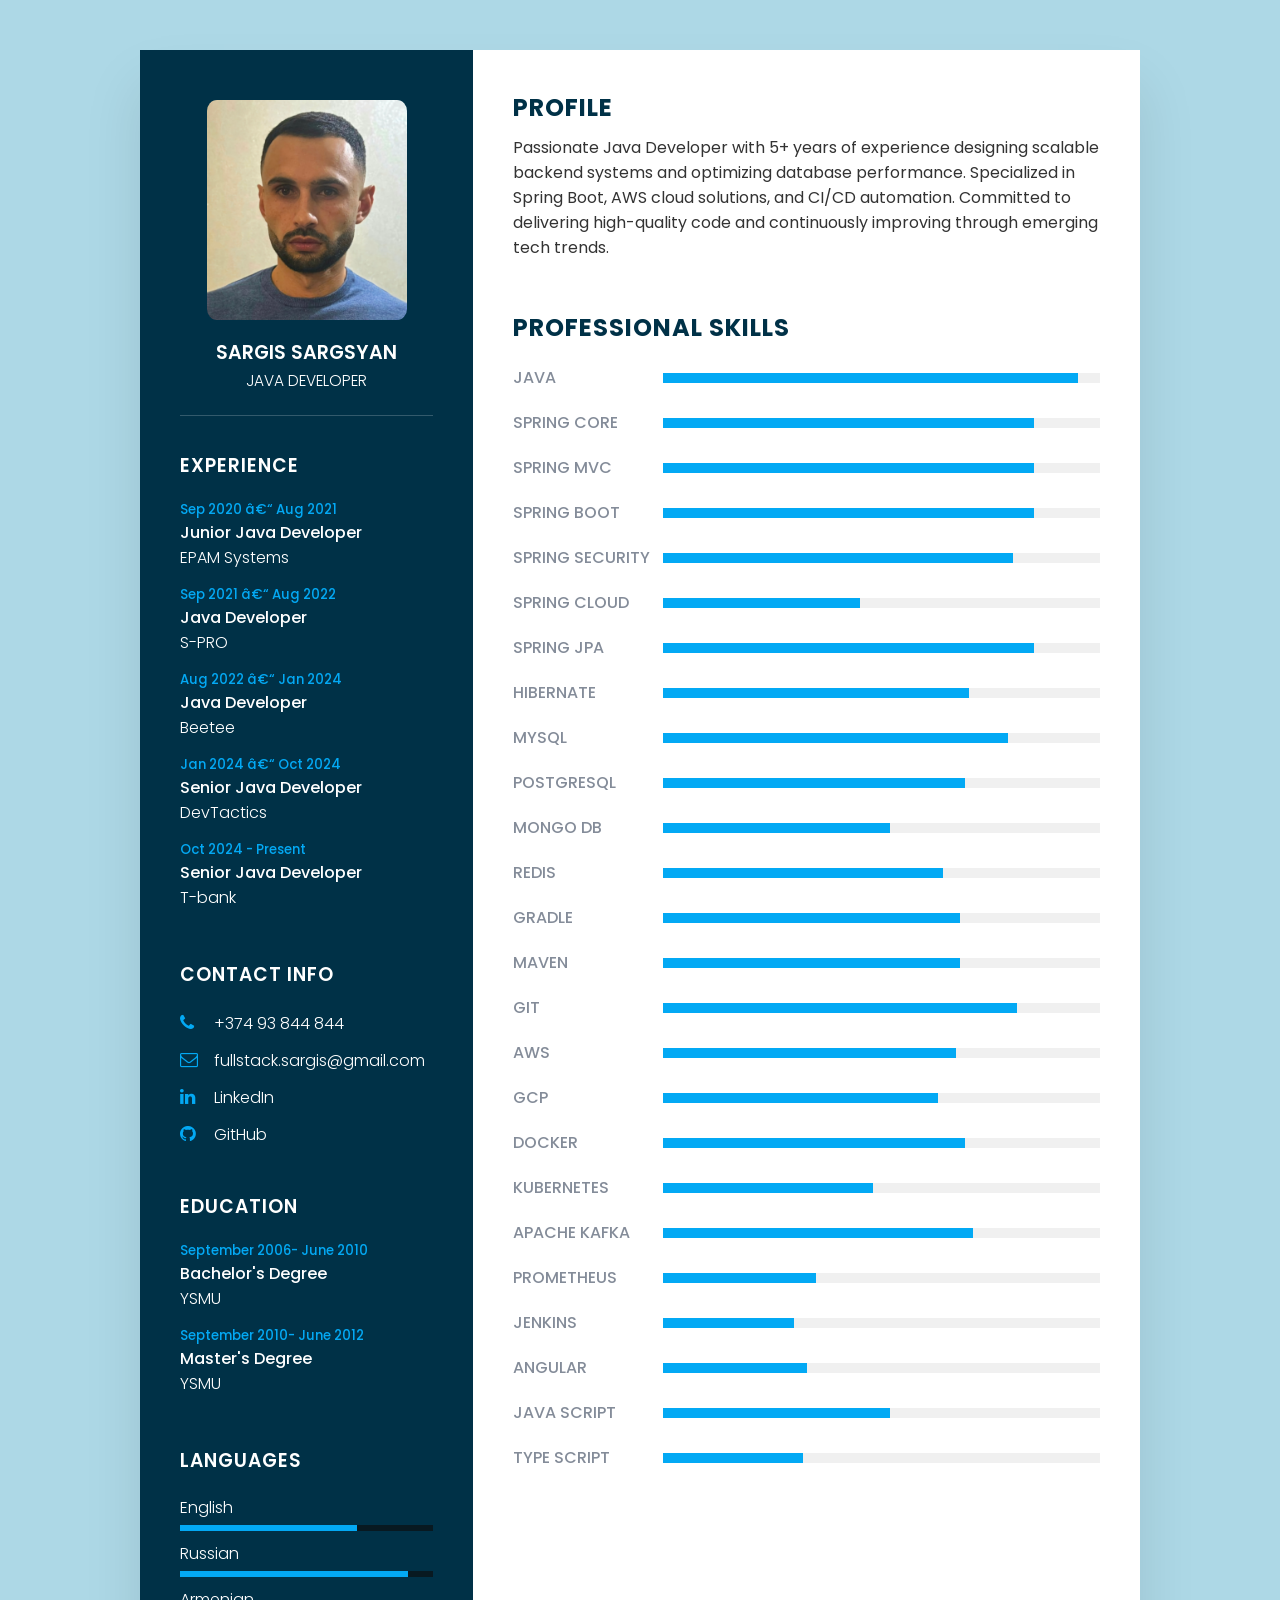
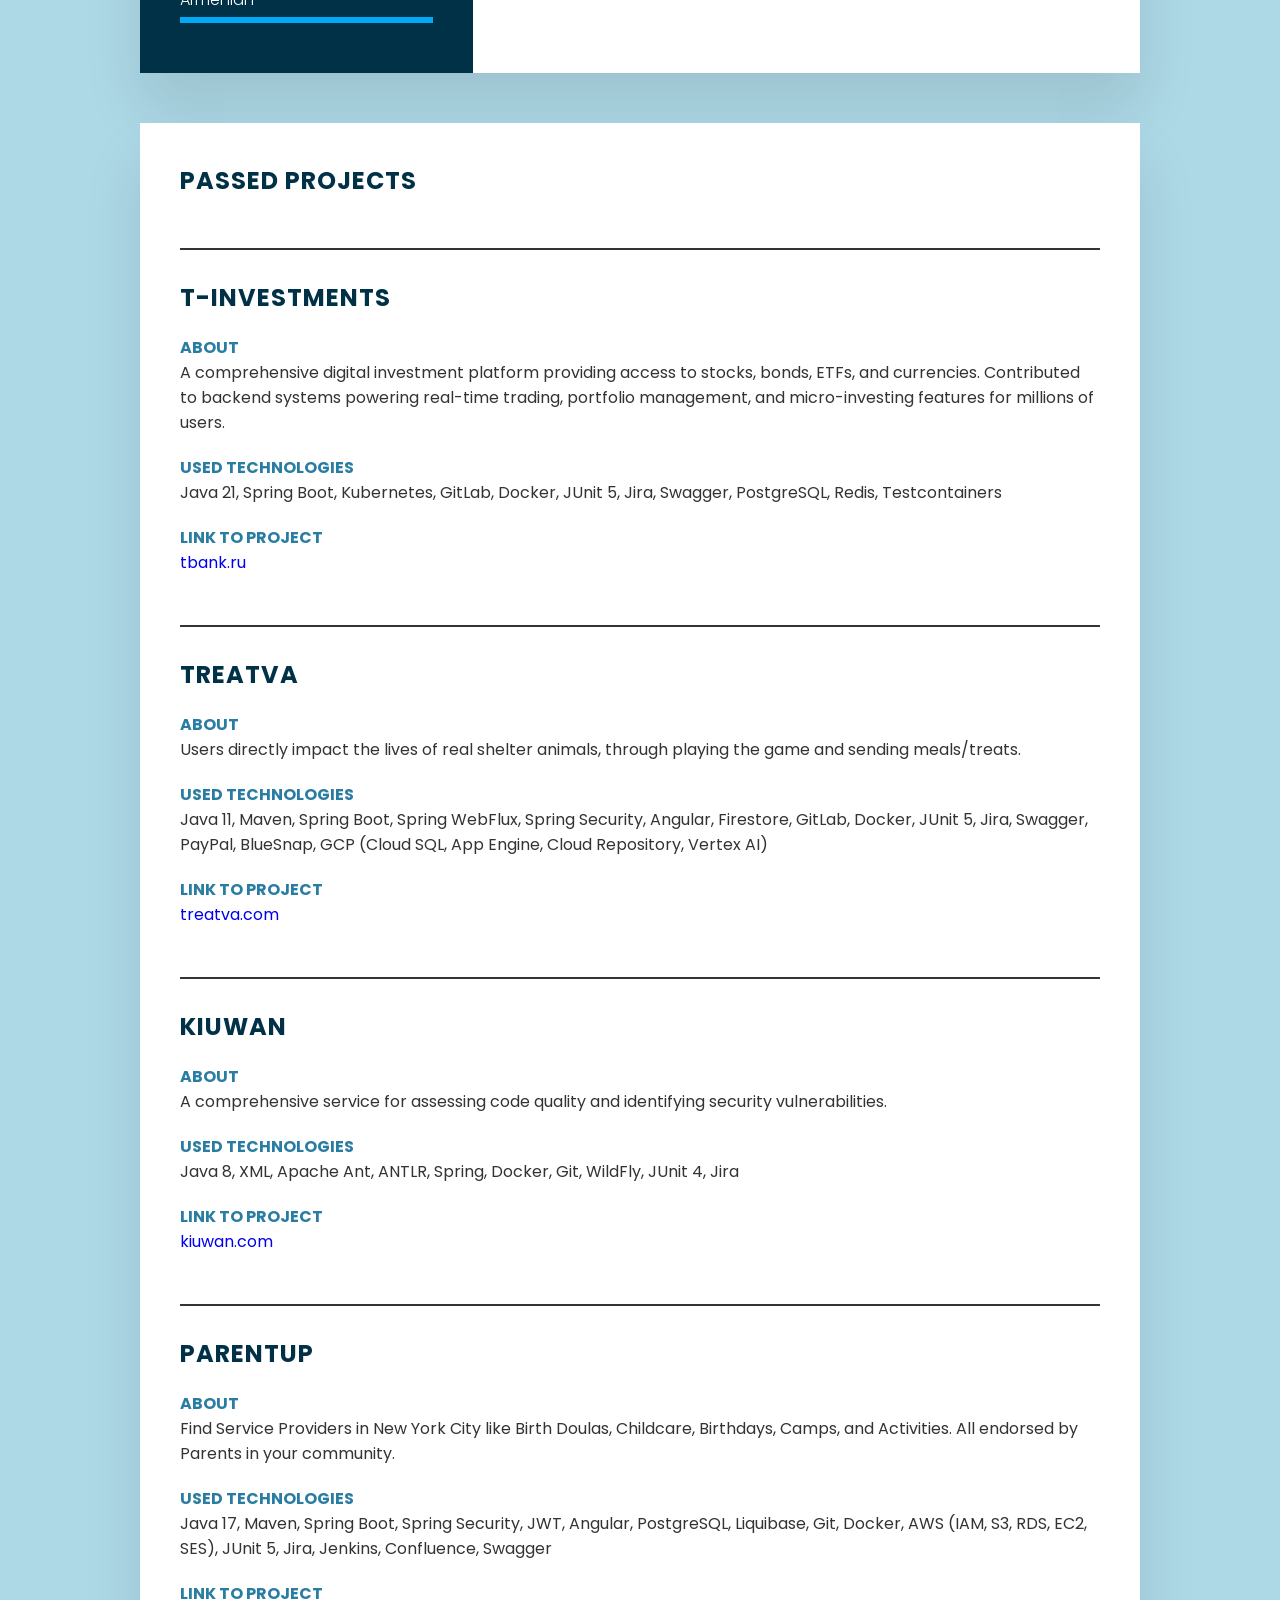
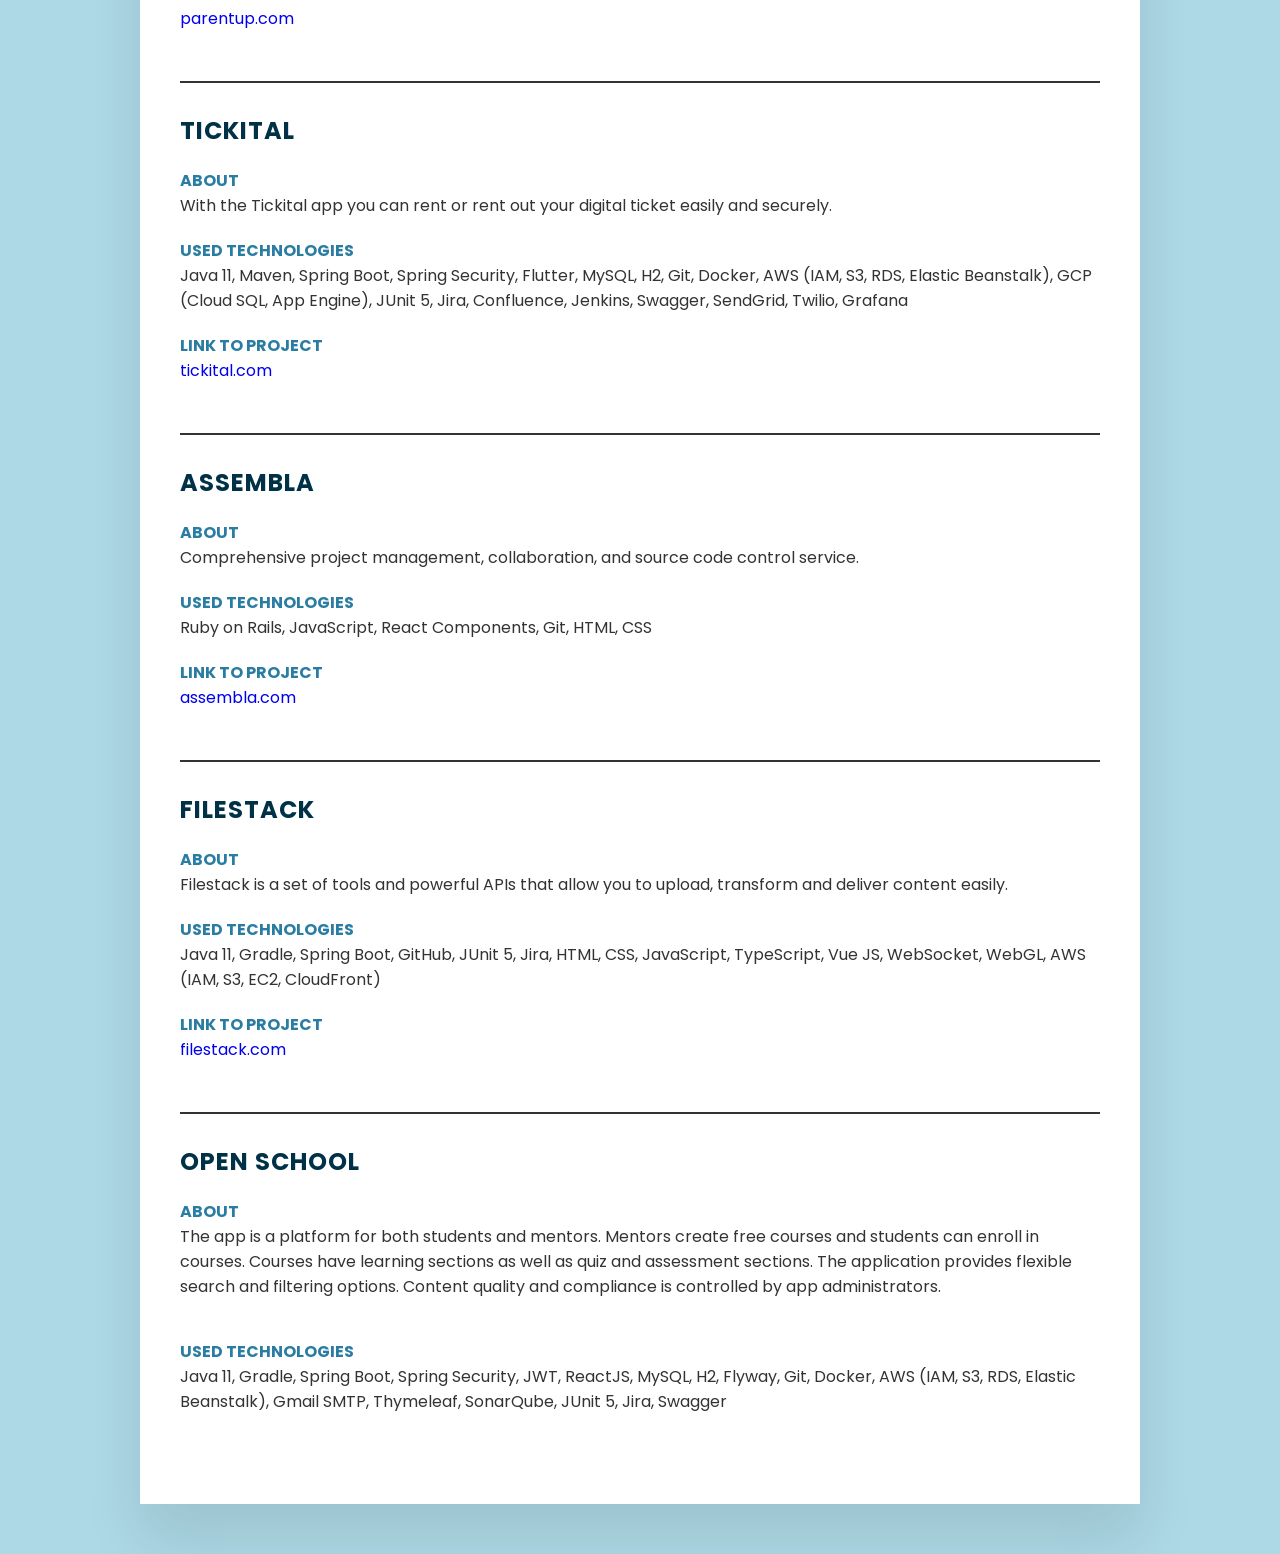
<file: index.html>
<!DOCTYPE html>
<html>

<head>
    <meta name="viewport" content="width=device-width, initial-scale=1.0">
    <title>CV</title>
    <link rel="stylesheet" href="https://cdnjs.cloudflare.com/ajax/libs/font-awesome/4.7.0/css/font-awesome.css"
        integrity="sha512-5A8nwdMOWrSz20fDsjczgUidUBR8liPYU+WymTZP1lmY9G6Oc7HlZv156XqnsgNUzTyMefFTcsFH/tnJE/+xBg=="
        crossorigin="anonymous" />
    <link rel="stylesheet" type="text/css" href="style.css">
</head>

<body>
    <div>
        <div class="container">
            <div class="left_Side">
                <div class="profileText">
                    <div class="imgBx">
                        <img src="prof-img.jpg">
                    </div>
                    <h2>Sargis Sargsyan<br><span>Java Developer</span></h2>
                </div>

                <div class="contactInfo education">
                    <h3 class="title">Experience</h3>
                    <ul>
                        <li>
                            <h5>Sep 2020 – Aug 2021</h5>
                            <h4>Junior Java Developer</h4>
                            <h4>EPAM Systems</h4>
                        </li>
                        <li>
                            <h5>Sep 2021 – Aug 2022</h5>
                            <h4>Java Developer</h4>
                            <h4>S-PRO</h4>
                        </li>
                        <li>
                            <h5>Aug 2022 – Jan 2024</h5>
                            <h4>Java Developer</h4>
                            <h4>Beetee</h4>
                        </li>
                        <li>
                            <h5>Jan 2024 – Oct 2024</h5>
                            <h4>Senior Java Developer</h4>
                            <h4>DevTactics</h4>
                        </li>
                        <li>
                            <h5>Oct 2024 - Present</h5>
                            <h4>Senior Java Developer</h4>
                            <h4>T-bank</h4>
                        </li>
                    </ul>
                </div>

                <div class="contactInfo">
                    <h3 class="title">Contact Info</h3>
                    <ul>
                        <li>
                            <span class="icon"><i class="fa fa-phone" aria-hidden="true"></i></span>
                            <span class="text">+374 93 844 844</span>
                        </li>
                        <li>
                            <span class="icon"><i class="fa fa-envelope-o" aria-hidden="true"></i></span>
                            <span class="text">fullstack.sargis@gmail.com</span>
                        </li>
                        <li>
                            <span class="icon"><i class="fa fa-linkedin" aria-hidden="true"></i></span>
                            <a href="https://www.linkedin.com/in/sargis-sargsyan-7bb5731ba/">
                                <span class="text">LinkedIn</span>
                            </a>
                        </li>
                        <li>
                            <span class="icon"><i class="fa fa-github" aria-hidden="true"></i></span>
                            <a href="https://github.com/sargiss987">
                                <span class="text">GitHub</span>
                            </a>
                        </li>
                    </ul>
                </div>

                <div class="contactInfo education">
                    <h3 class="title">Education</h3>
                    <ul>
                        <li>
                            <h5>September 2006- June 2010</h5>
                            <h4>Bachelor's Degree</h4>
                            <h4>YSMU</h4>
                        </li>
                        <li>
                            <h5>September 2010- June 2012</h5>
                            <h4>Master's Degree</h4>
                            <h4>YSMU</h4>
                        </li>
                    </ul>
                </div>

                <div class="contactInfo language">
                    <h3 class="title">Languages</h3>
                    <ul>
                        <li>
                            <span class="text">English</span>
                            <span class="percent">
                                <div style="width: 70%;"></div>
                            </span>

                        </li>
                        <li>
                            <span class="text">Russian</span>
                            <span class="percent">
                                <div style="width: 90%;"></div>
                            </span>
                        </li>
                        <li>
                            <span class="text">Armenian</span>
                            <span class="percent">
                                <div style="width: 100%;"></div>
                            </span>
                        </li>
                    </ul>
                </div>

                <!-- <div class="about_interest">
                    <h2 class="title">Interest</h2>
                    <ul>
                        <li><i class="fa fa-trophy" aria-hidden="true"></i>Sport</li>
                        <li><i class="fa fa-book" aria-hidden="true"></i>Reading</li>
                        <li><i class="fa fa-video-camera" aria-hidden="true"></i>Movies</li>
                        <li><i class="fa fa-globe" aria-hidden="true"></i>Traveling</li>
                    </ul>
                </div> -->
            </div>

            <div class="righ_Side">
                <div class="about">
                    <h2 class="title2">Profile</h2>
                    <p>Passionate Java Developer with 5+ years of experience designing scalable backend systems
                       and optimizing database performance. Specialized in Spring Boot, AWS cloud solutions,
                       and CI/CD automation. Committed to delivering high-quality code and continuously improving
                       through emerging tech trends.
                    </p>
                </div>

                <!-- <div class="about">
                    <h2 class="title2">Experience</h2>
                    <div class="box">
                        <div class="text">
                            <h4>BeeTee</h4>
                            <div class="year_company">
                                <h5>2022 - Present</h5>
                            </div>
                        </div>
                        <div class="imgLogo">
                            <img src="beetee.jpeg">
                        </div>
                    </div>
                    <div class="box">
                        <div class="text">
                            <h4>S-PRO</h4>
                            <div class="year_company">
                                <h5>2021 - 2022</h5>
                            </div>
                        </div>
                        <div class="imgLogo">
                            <img src="s-pro.jpeg">
                        </div>
                    </div>
                    <div class="box">
                        <div class="text">
                            <h4>EPAM Systems</h4>
                            <div class="year_company">
                                <h5>2020 - 2021</h5>
                            </div>
                        </div>
                        <div class="imgLogo">
                            <img src="epam.jpeg">
                        </div>
                    </div>

                    <div class="box">
                        <div class="text">
                            <h4>Freelance</h4>
                            <div class="year_company">
                                <h5>2019 - 2020</h5>
                            </div>
                        </div>
                        <div class="imgLogo">
                            <img src="freelance.png">
                        </div>
                    </div>
                </div> -->

                <div class="about skills">
                    <h2 class="title2">Professional Skills</h2>
                    <div class="box">
                        <h4>Java</h4>
                        <div class="percent">
                            <div style="width: 95%;"></div>
                        </div>
                    </div>
                    <div class="box">
                        <h4>Spring Core</h4>
                        <div class="percent">
                            <div style="width: 85%;"></div>
                        </div>
                    </div>
                    <div class="box">
                        <h4>Spring MVC</h4>
                        <div class="percent">
                            <div style="width: 85%;"></div>
                        </div>
                    </div>
                    <div class="box">
                        <h4>Spring Boot</h4>
                        <div class="percent">
                            <div style="width: 85%;"></div>
                        </div>
                    </div>
                    <div class="box">
                        <h4>Spring Security</h4>
                        <div class="percent">
                            <div style="width: 80%;"></div>
                        </div>
                    </div>
                    <div class="box">
                        <h4>Spring Cloud</h4>
                        <div class="percent">
                            <div style="width: 45%;"></div>
                        </div>
                    </div>
                    <div class="box">
                        <h4>Spring JPA</h4>
                        <div class="percent">
                            <div style="width: 85%;"></div>
                        </div>
                    </div>
                    <div class="box">
                        <h4>Hibernate</h4>
                        <div class="percent">
                            <div style="width: 70%;"></div>
                        </div>
                    </div>
                    <div class="box">
                        <h4>MySQL</h4>
                        <div class="percent">
                            <div style="width: 79%;"></div>
                        </div>
                    </div>
                    <div class="box">
                        <h4>PostgreSQL</h4>
                        <div class="percent">
                            <div style="width: 69%;"></div>
                        </div>
                    </div>
                    <div class="box">
                        <h4>Mongo DB</h4>
                        <div class="percent">
                            <div style="width: 52%;"></div>
                        </div>
                    </div>
                    <div class="box">
                        <h4>Redis</h4>
                        <div class="percent">
                            <div style="width: 64%;"></div>
                        </div>
                    </div>
                    <div class="box">
                        <h4>Gradle</h4>
                        <div class="percent">
                            <div style="width: 68%;"></div>
                        </div>
                    </div>
                    <div class="box">
                        <h4>Maven</h4>
                        <div class="percent">
                            <div style="width: 68%;"></div>
                        </div>
                    </div>
                    <div class="box">
                        <h4>Git</h4>
                        <div class="percent">
                            <div style="width: 81%;"></div>
                        </div>
                    </div>
                    <div class="box">
                        <h4>AWS</h4>
                        <div class="percent">
                            <div style="width: 67%;"></div>
                        </div>
                    </div>
                    <div class="box">
                        <h4>GCP</h4>
                        <div class="percent">
                            <div style="width: 63%;"></div>
                        </div>
                    </div>
                    <div class="box">
                        <h4>Docker</h4>
                        <div class="percent">
                            <div style="width: 69%;"></div>
                        </div>
                    </div>
                    <div class="box">
                        <h4>Kubernetes</h4>
                        <div class="percent">
                            <div style="width: 48%;"></div>
                        </div>
                    </div>
                    <div class="box">
                        <h4>Apache Kafka</h4>
                        <div class="percent">
                            <div style="width: 71%;"></div>
                        </div>
                    </div>
                    <div class="box">
                        <h4>Prometheus</h4>
                        <div class="percent">
                            <div style="width: 35%;"></div>
                        </div>
                    </div>
                    <div class="box">
                        <h4>Jenkins</h4>
                        <div class="percent">
                            <div style="width: 30%;"></div>
                        </div>
                    </div>
                    <div class="box">
                        <h4>Angular</h4>
                        <div class="percent">
                            <div style="width: 33%;"></div>
                        </div>
                    </div>
                    <div class="box">
                        <h4>Java Script</h4>
                        <div class="percent">
                            <div style="width: 52%;"></div>
                        </div>
                    </div>
                    <div class="box">
                        <h4>Type Script</h4>
                        <div class="percent">
                            <div style="width: 32%;"></div>
                        </div>
                    </div>
                </div>
            </div>
        </div>

        <div class="project_container ">
            <div class="project_section">
                <div class="about">
                    <h2 class="title2">Passed Projects</h2>
                </div>


                <hr>
                </hr>

                <div class="about">
                    <h2 class="title2">T-Investments</h2>
                    <div class="box">
                        <div class="text">
                            <h4>About</h4>
                            <p>
                                A comprehensive digital investment platform providing access to stocks, bonds, ETFs, and currencies.
                                Contributed to backend systems powering real-time trading, portfolio management, and micro-investing features
                                for millions of users.
                            </p>
                        </div>
                    </div>
                    <div class="box">
                        <div class="text">
                            <h4>Used technologies</h4>
                            <p>Java 21, Spring Boot, Kubernetes, GitLab, Docker, JUnit 5, Jira, Swagger,
                                PostgreSQL, Redis, Testcontainers
                            </p>
                        </div>
                    </div>
                    <div class="box">
                        <div class="text">
                            <h4>Link to project</h4>
                            <a href="https://www.tbank.ru/invest/">tbank.ru</a>
                        </div>
                    </div>
                </div>

                <hr>
                </hr>

                <div class="about">
                    <h2 class="title2">Treatva</h2>
                    <div class="box">
                        <div class="text">
                            <h4>About</h4>
                            <p>
                                Users directly impact the lives of real shelter animals,
                                through playing the game and sending meals/treats.
                            </p>
                        </div>
                    </div>
                    <div class="box">
                        <div class="text">
                            <h4>Used technologies</h4>
                            <p>Java 11, Maven, Spring Boot, Spring WebFlux, Spring Security, Angular, Firestore,
                                GitLab, Docker, JUnit 5, Jira, Swagger, PayPal, BlueSnap, GCP (Cloud SQL, App Engine,
                                Cloud Repository, Vertex AI)
                            </p>
                        </div>
                    </div>
                    <div class="box">
                        <div class="text">
                            <h4>Link to project</h4>
                            <a href="https://www.treatva.com/">treatva.com</a>
                        </div>
                    </div>
                </div>

                <hr>
                </hr>

                <div class="about">
                    <h2 class="title2">Kiuwan</h2>
                    <div class="box">
                        <div class="text">
                            <h4>About</h4>
                            <p>
                                A comprehensive service for assessing code quality and identifying security
                                vulnerabilities.
                            </p>
                        </div>
                    </div>
                    <div class="box">
                        <div class="text">
                            <h4>Used technologies</h4>
                            <p>Java 8, XML, Apache Ant, ANTLR, Spring, Docker, Git, WildFly, JUnit 4, Jira
                            </p>
                        </div>
                    </div>
                    <div class="box">
                        <div class="text">
                            <h4>Link to project</h4>
                            <a href="https://www.kiuwan.com/">kiuwan.com</a>
                        </div>
                    </div>
                </div>

                <hr>
                </hr>

                <div class="about">
                    <h2 class="title2">ParentUp</h2>
                    <div class="box">
                        <div class="text">
                            <h4>About</h4>
                            <p>
                                Find Service Providers in New York City like Birth Doulas,
                                Childcare, Birthdays, Camps, and Activities. All endorsed
                                by Parents in your community.
                            </p>
                        </div>
                    </div>
                    <!-- <div class="box">
                        <div class="text">
                            <h4>My tasks</h4>
                            <ul>
                                <li>Examine the project architecture and database schema for further fundamental changes
                                </li>
                                <li>Change the existing model, create new services and controllers that meet the new
                                    requirements</li>
                                <li>Write database scripts for migration</li>
                                <li>Improve existing Swagger documentation</li>
                                <li>Create unit and integration tests</li>
                                <li>Create docker and docker-compose files for deployment</li>
                                <li>Fix pipeline (deployment to AWS EC2) bugs</li>
                            </ul>
                        </div>
                    </div> -->
                    <div class="box">
                        <div class="text">
                            <h4>Used technologies</h4>
                            <p>Java 17, Maven, Spring Boot, Spring Security, JWT, Angular, PostgreSQL, Liquibase,
                                Git, Docker, AWS (IAM, S3, RDS, EC2, SES), JUnit 5, Jira, Jenkins,
                                Confluence, Swagger
                            </p>
                        </div>
                    </div>
                    <div class="box">
                        <div class="text">
                            <h4>Link to project</h4>
                            <a href="https://www.parentup.com/">parentup.com</a>
                        </div>
                    </div>
                </div>

                <hr>
                </hr>

                <div class="about">
                    <h2 class="title2">Tickital</h2>
                    <div class="box">
                        <div class="text">
                            <h4>About</h4>
                            <p>
                                With the Tickital app you can rent or rent out your digital ticket easily and securely.
                            </p>
                        </div>
                    </div>
                    <!-- <div class="box">
                        <div class="text">
                            <h4>My tasks</h4>
                            <ul>
                                <li>Fix several bugs coming from the old version</li>
                                <li>Integrate Swagger into the project</li>
                                <li>Integrate Swish payment system to the app</li>
                                <li>Develop new modules for reselling events and sports tickets</li>
                                <li>Investigate database schema, write migration scripts for the new schema</li>
                                <li>Create unit and integration tests</li>
                                <li>Create service for mobile phone validation using Twilio lookup API</li>
                                <li>Improve the existing payment flow, thereby saving money for companies (reorder
                                    transactions, include multiple payments in one transaction if possible, etc.)</li>
                                <li>Add new regions (with relevant rules) for transport tickets</li>
                                <li>Add buyer commission fee</li>
                            </ul>
                        </div>
                    </div> -->
                    <div class="box">
                        <div class="text">
                            <h4>Used technologies</h4>
                            <p>Java 11, Maven, Spring Boot, Spring Security, Flutter, MySQL, H2, Git,
                                Docker, AWS (IAM, S3, RDS, Elastic Beanstalk), GCP (Cloud SQL, App Engine),
                                JUnit 5, Jira, Confluence, Jenkins, Swagger, SendGrid, Twilio, Grafana
                            </p>
                        </div>
                    </div>
                    <div class="box">
                        <div class="text">
                            <h4>Link to project</h4>
                            <a href="https://tickital.com/">tickital.com</a>
                            <!-- <a href="https://play.google.com/store/apps/details?id=com.peunpeu.tripier">
                                Play Store</a>
                            </br>
                            <a href="https://apps.apple.com/fi/app/tickital/id1499957400">
                                App Store</a> -->
                        </div>
                    </div>
                </div>

                <hr>
                </hr>

                <div class="about">
                    <h2 class="title2">Assembla</h2>
                    <div class="box">
                        <div class="text">
                            <h4>About</h4>
                            <p>
                                Comprehensive project management, collaboration, and source code control service.
                            </p>
                        </div>
                    </div>
                    <div class="box">
                        <div class="text">
                            <h4>Used technologies</h4>
                            <p>Ruby on Rails, JavaScript, React Components, Git, HTML, CSS
                            </p>
                        </div>
                    </div>
                    <div class="box">
                        <div class="text">
                            <h4>Link to project</h4>
                            <a href="https://get.assembla.com/">assembla.com</a>
                        </div>
                    </div>
                </div>

                <hr>
                </hr>

                <div class="about">
                    <h2 class="title2">Filestack</h2>
                    <div class="box">
                        <div class="text">
                            <h4>About</h4>
                            <p>
                                Filestack is a set of tools and powerful APIs that allow you to upload, transform and
                                deliver content easily.
                            </p>
                        </div>
                    </div>
                    <div class="box">
                        <div class="text">
                            <h4>Used technologies</h4>
                            <p>Java 11, Gradle, Spring Boot, GitHub, JUnit 5, Jira, HTML, CSS, JavaScript, TypeScript,
                                Vue JS,
                                WebSocket, WebGL, AWS (IAM, S3, EC2, CloudFront)
                            </p>
                        </div>
                    </div>
                    <div class="box">
                        <div class="text">
                            <h4>Link to project</h4>
                            <a href="https://www.filestack.com/">filestack.com</a>
                        </div>
                    </div>
                </div>

                <hr>
                </hr>

                <div class="about">
                    <h2 class="title2">Open school</h2>
                    <div class="box">
                        <div class="text">
                            <h4>About</h4>
                            <p>
                                The app is a platform for both students and mentors.
                                Mentors create free courses and students can enroll in courses.
                                Courses have learning sections as well as quiz and assessment sections.
                                The application provides flexible search and filtering options.
                                Content quality and compliance is controlled by app administrators.
                            </p>
                        </div>
                    </div>
                    <div class="box">
                        <!-- <div class="text">
                            <h4>My tasks</h4>
                            <ul>
                                <li>Investigate git branching strategies</li>
                                <li>Create a docker-compose file for the local MySql database</li>
                                <li>Design database initial state and integrate Flyway to the project</li>
                                <li>Integrate Spring security to the project</li>
                                <li>Create ci/cd through GitHub actions and AWS CLI</li>
                                <li>Configure Google Java code style, create Gradle check style tasks and add jobs to
                                    the pipelines</li>
                                <li>Integrate Swagger into the project</li>
                                <li>Integrate SonarQube to the project, add jobs to the pipelines for both JS and Java
                                    code quality</li>
                                <li>Create register and login part</li>
                                <li>Create a mailing service and templates</li>
                                <li>A lot of business tasks like creating services, repositories, controllers, and so on
                                </li>
                                <li>Create unit and integration tests</li>
                                <li>Some frontend tasks like multi-tab logout, redirecting users to their logged page
                                    after email verification, and so on</li>
                            </ul>
                        </div> -->
                    </div>
                    <div class="box">
                        <div class="text">
                            <h4>Used technologies</h4>
                            <p>Java 11, Gradle, Spring Boot, Spring Security, JWT, ReactJS, MySQL, H2, Flyway, Git,
                                Docker, AWS (IAM, S3, RDS, Elastic Beanstalk), Gmail SMTP, Thymeleaf, SonarQube, JUnit
                                5, Jira, Swagger
                            </p>
                        </div>
                    </div>
                </div>

            </div>
        </div>
    </div>
    </div>
    </div>
</body>

</html>
</file>
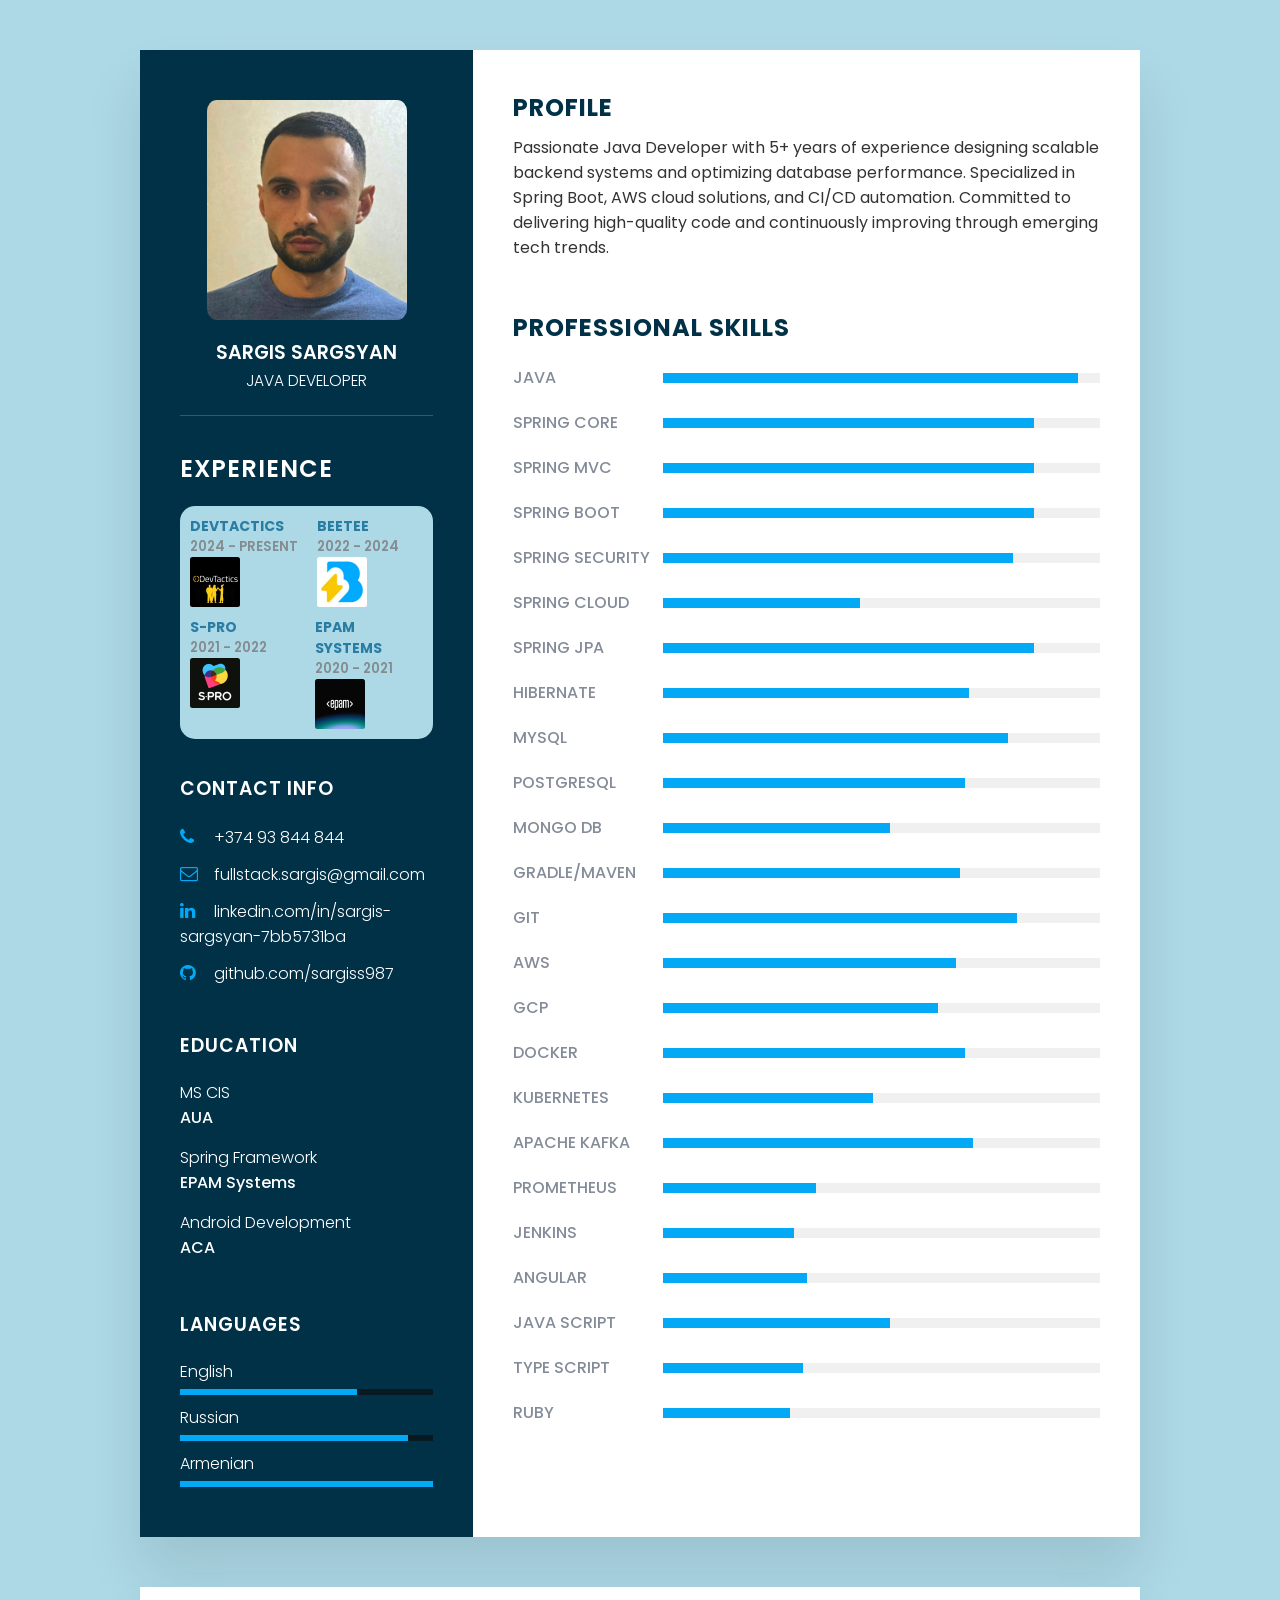
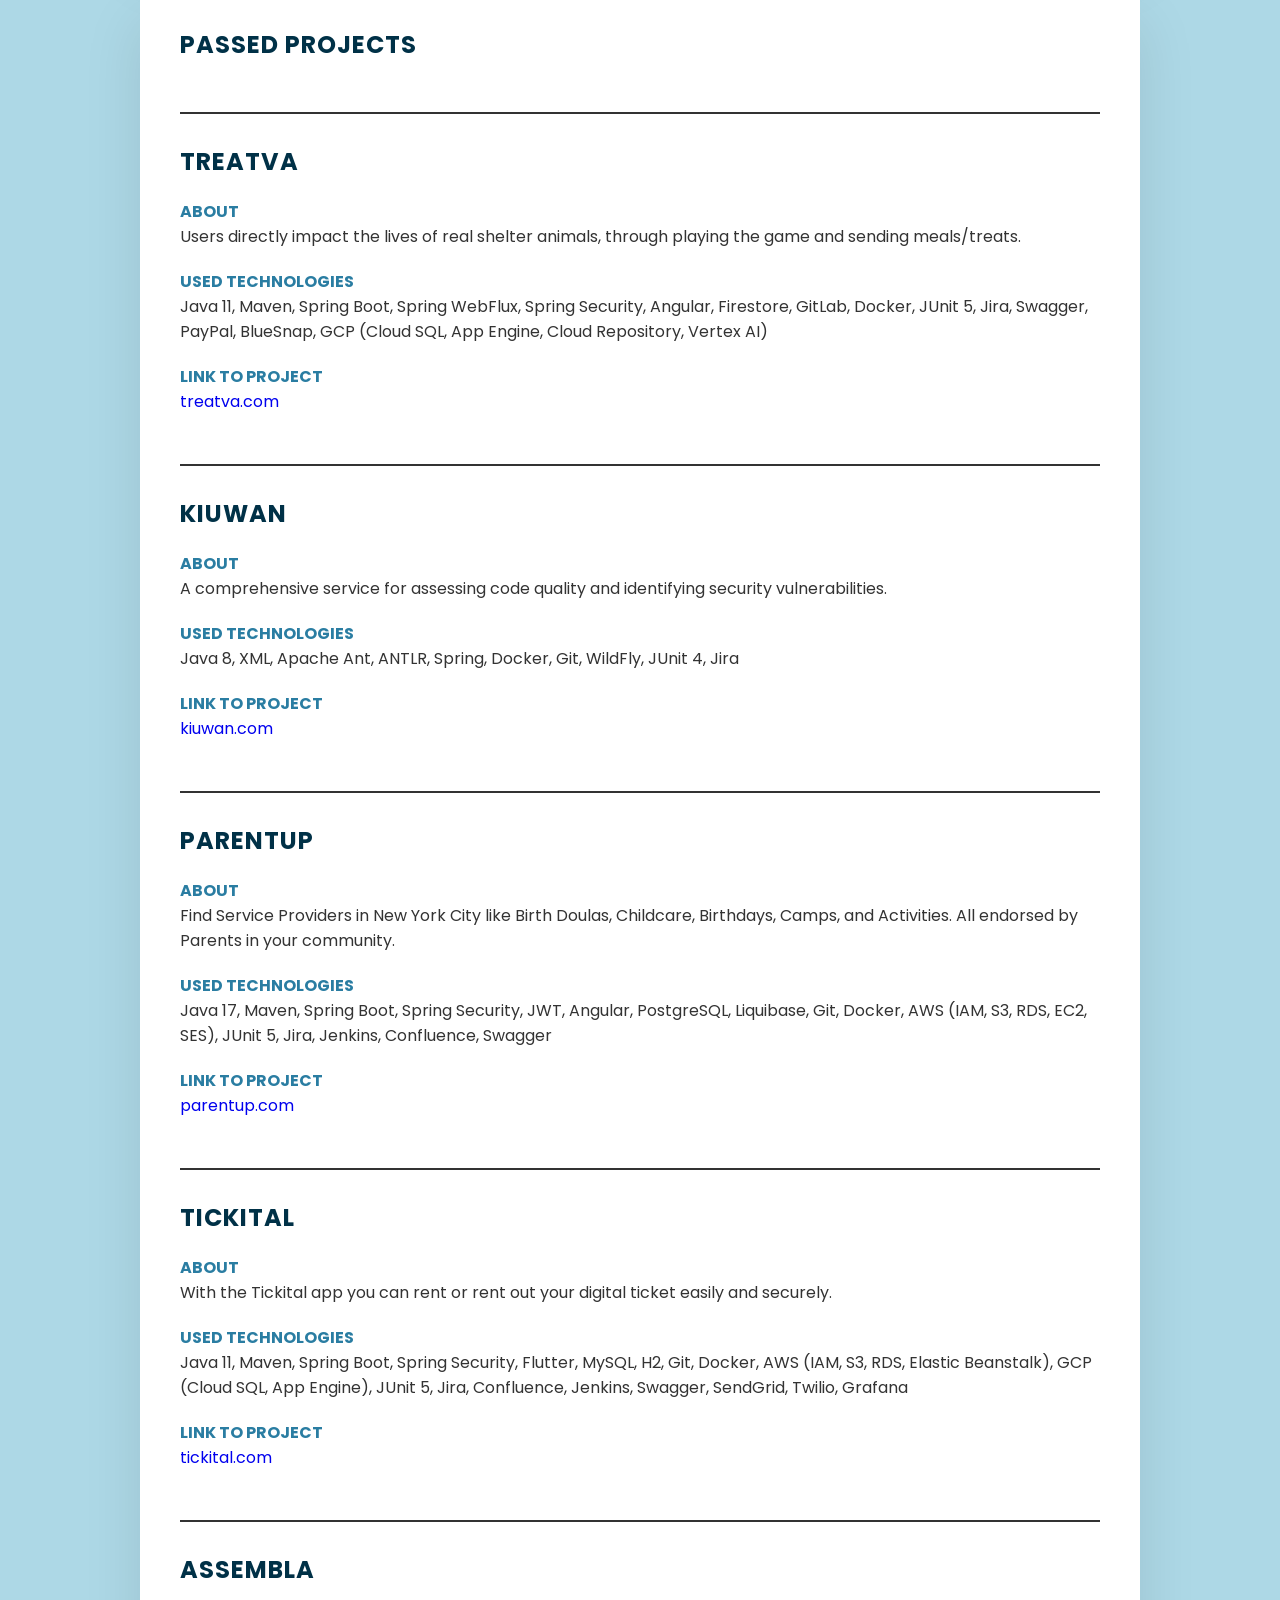
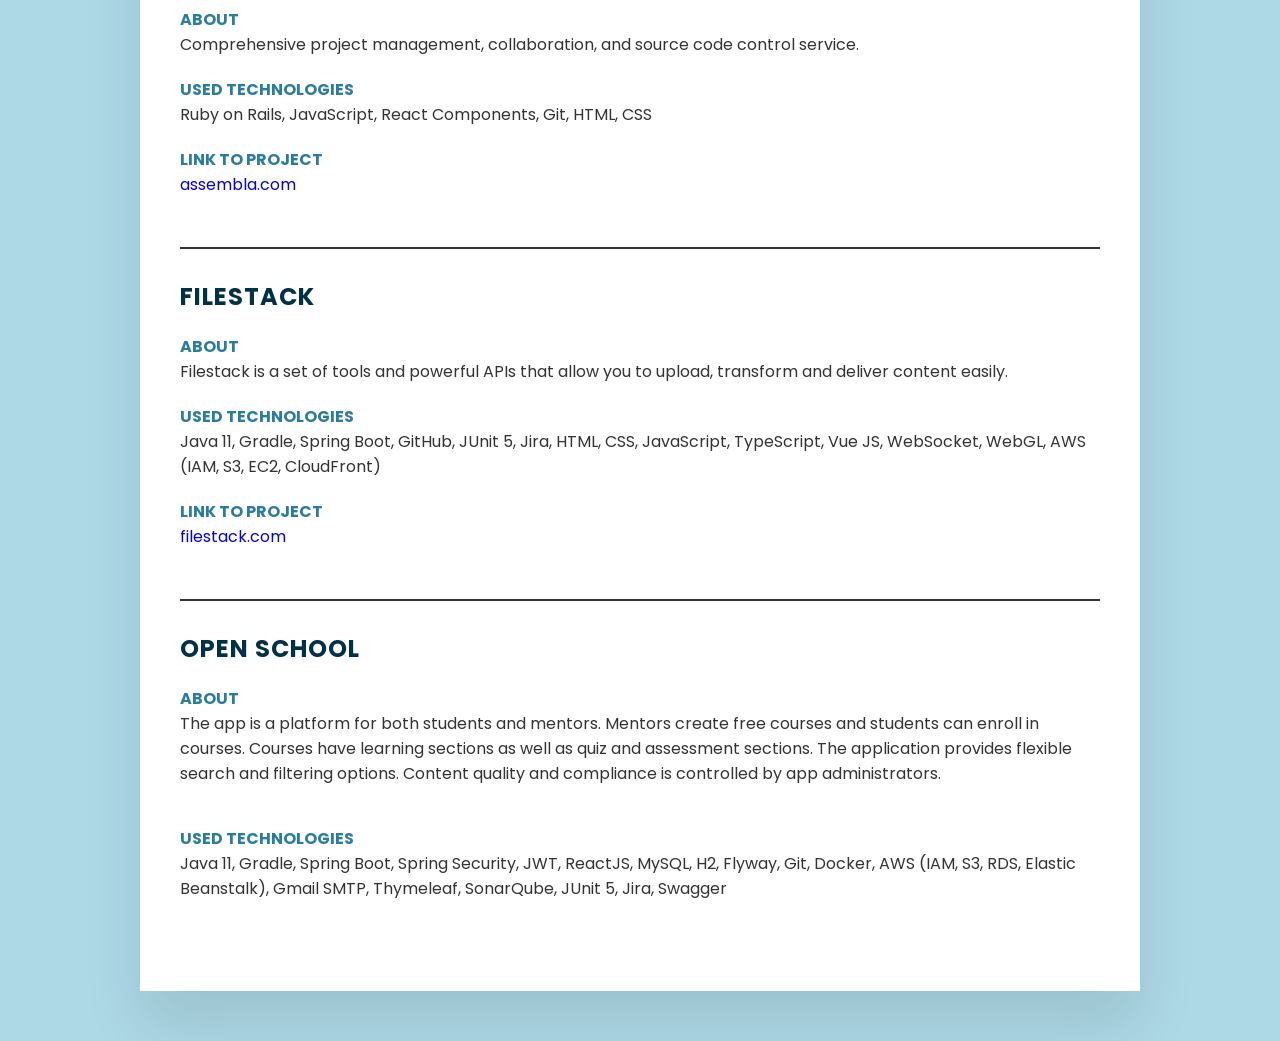
<file: index-old.html>
<!DOCTYPE html>
<html>

<head>
    <meta name="viewport" content="width=device-width, initial-scale=1.0">
    <title>CV</title>
    <link rel="stylesheet" href="https://cdnjs.cloudflare.com/ajax/libs/font-awesome/4.7.0/css/font-awesome.css"
        integrity="sha512-5A8nwdMOWrSz20fDsjczgUidUBR8liPYU+WymTZP1lmY9G6Oc7HlZv156XqnsgNUzTyMefFTcsFH/tnJE/+xBg=="
        crossorigin="anonymous" />
    <link rel="stylesheet" type="text/css" href="style.css">
</head>

<body>
    <div>
        <div class="container">
            <div class="left_Side">
                <div class="profileText">
                    <div class="imgBx">
                        <img src="prof-img.jpg">
                    </div>
                    <h2>Sargis Sargsyan<br><span>Java Developer</span></h2>
                </div>

                <div class="contactInfo">
                    <h2 class="title">Experience</h2>
                    <div style="background-color: lightblue; padding: 10px; border-radius: 15px;">
                        <div class="job-container">

                            <div class="box" style="width: 50%;">
                                <div class="text">
                                    <h4>DevTactics</h4>
                                    <div class="year_company">
                                        <h5>2024 - Present</h5>
                                    </div>
                                </div>
                                <div class="imgLogo">
                                    <img src="devtactics.jpeg">
                                </div>
                            </div>

                            <div class="box" style="margin-left: 10px;">
                                <div class="text">
                                    <h4>BeeTee</h4>
                                    <div class="year_company">
                                        <h5>2022 - 2024</h5>
                                    </div>
                                </div>
                                <div class="imgLogo">
                                    <img src="beetee.jpeg">
                                </div>
                            </div>

                        </div>


                        <div class="job-container">

                            <div class="box" style="width: 50%; margin-top: 10px;">
                                <div class="text">
                                    <h4>S-PRO</h4>
                                    <div class="year_company">
                                        <h5>2021 - 2022</h5>
                                    </div>
                                </div>
                                <div class="imgLogo">
                                    <img src="s-pro.jpeg">
                                </div>
                            </div>

                            <div class="box" style="margin-top: 10px; margin-left: 10px;">
                                <div class="text">
                                    <h4>EPAM Systems</h4>
                                    <div class="year_company">
                                        <h5>2020 - 2021</h5>
                                    </div>
                                </div>
                                <div class="imgLogo">
                                    <img src="epam.jpeg">
                                </div>
                            </div>


                        </div>

                        <!-- <div class="job-container">
                            <div class="box" style="width: 50%; margin-top: 10px;">
                                <div class="text">
                                    <h4>Freelance</h4>
                                    <div class="year_company">
                                        <h5>2019 - 2020</h5>
                                    </div>
                                </div>
                                <div class="imgLogo">
                                    <img src="freelance.png">
                                </div>
                            </div>
                        </div> -->
                    </div>
                </div>

                <div class="contactInfo">
                    <h3 class="title">Contact Info</h3>
                    <ul>
                        <li>
                            <span class="icon"><i class="fa fa-phone" aria-hidden="true"></i></span>
                            <span class="text">+374 93 844 844</span>
                        </li>
                        <li>
                            <span class="icon"><i class="fa fa-envelope-o" aria-hidden="true"></i></span>
                            <span class="text">fullstack.sargis@gmail.com</span>
                        </li>
                        <li>
                            <span class="icon"><i class="fa fa-linkedin" aria-hidden="true"></i></span>
                            <a href="https://www.linkedin.com/in/sargis-sargsyan-7bb5731ba/">
                                <span class="text">linkedin.com/in/sargis-sargsyan-7bb5731ba</span>
                            </a>
                        </li>
                        <li>
                            <span class="icon"><i class="fa fa-github" aria-hidden="true"></i></span>
                            <a href="https://github.com/sargiss987">
                                <span class="text">github.com/sargiss987</span>
                            </a>
                        </li>
                        <!-- <li>
                            <span class="icon"><i class="fa fa-map-marker" aria-hidden="true"></i></span>
                            <a href="https://www.google.com/maps/place/%D0%95%D1%80%D0%B5%D0%B2%D0%B0%D0%BD">
                                <span class="text">Armenia, Yerevan</span>
                            </a>
                        </li> -->
                        <!-- <li>
                            <span class="icon"><i class="fa fa-file" aria-hidden="true"></i></span>
                            <a href="https://sargiss987.github.io/resume/">
                                <span class="text">sargis-cv</span>
                            </a>
                        </li> -->
                    </ul>
                </div>

                <div class="contactInfo education">
                    <h3 class="title">Education</h3>
                    <ul>
                        <li>
                            <h4>MS CIS</h4>
                            <h4>AUA</h4>
                        </li>
                        <li>
                            <!-- <h5>2020 - 2021</h5> -->
                            <h4>Spring Framework</h4>
                            <h4>EPAM Systems</h4>
                        </li>
                        <li>
                            <!-- <h5>2019 - 2020</h5> -->
                            <h4>Android Development</h4>
                            <h4>ACA</h4>
                        </li>
                        <!-- <li>
                            <h5>2019 - 2020</h5>
                            <h4>Java Core</h4>
                            <h4>Code School</h4>
                        </li> -->
                        <!-- <li>
                            <h5>2018 - 2019</h5>
                            <h4>Computer Science</h4>
                            <h4>Code School</h4>
                        </li> -->
                    </ul>
                </div>

                <div class="contactInfo language">
                    <h3 class="title">Languages</h3>
                    <ul>
                        <li>
                            <span class="text">English</span>
                            <span class="percent">
                                <div style="width: 70%;"></div>
                            </span>

                        </li>
                        <li>
                            <span class="text">Russian</span>
                            <span class="percent">
                                <div style="width: 90%;"></div>
                            </span>
                        </li>
                        <li>
                            <span class="text">Armenian</span>
                            <span class="percent">
                                <div style="width: 100%;"></div>
                            </span>
                        </li>
                    </ul>
                </div>

                <!-- <div class="about_interest">
                    <h2 class="title">Interest</h2>
                    <ul>
                        <li><i class="fa fa-trophy" aria-hidden="true"></i>Sport</li>
                        <li><i class="fa fa-book" aria-hidden="true"></i>Reading</li>
                        <li><i class="fa fa-video-camera" aria-hidden="true"></i>Movies</li>
                        <li><i class="fa fa-globe" aria-hidden="true"></i>Traveling</li>
                    </ul>
                </div> -->
            </div>

            <div class="righ_Side">
                <div class="about">
                    <h2 class="title2">Profile</h2>
                    <p>Passionate Java Developer with 5+ years of experience designing scalable backend systems
                       and optimizing database performance. Specialized in Spring Boot, AWS cloud solutions,
                       and CI/CD automation. Committed to delivering high-quality code and continuously improving
                       through emerging tech trends.
                    </p>
                </div>

                <!-- <div class="about">
                    <h2 class="title2">Experience</h2>
                    <div class="box">
                        <div class="text">
                            <h4>BeeTee</h4>
                            <div class="year_company">
                                <h5>2022 - Present</h5>
                            </div>
                        </div>
                        <div class="imgLogo">
                            <img src="beetee.jpeg">
                        </div>
                    </div>
                    <div class="box">
                        <div class="text">
                            <h4>S-PRO</h4>
                            <div class="year_company">
                                <h5>2021 - 2022</h5>
                            </div>
                        </div>
                        <div class="imgLogo">
                            <img src="s-pro.jpeg">
                        </div>
                    </div>
                    <div class="box">
                        <div class="text">
                            <h4>EPAM Systems</h4>
                            <div class="year_company">
                                <h5>2020 - 2021</h5>
                            </div>
                        </div>
                        <div class="imgLogo">
                            <img src="epam.jpeg">
                        </div>
                    </div>

                    <div class="box">
                        <div class="text">
                            <h4>Freelance</h4>
                            <div class="year_company">
                                <h5>2019 - 2020</h5>
                            </div>
                        </div>
                        <div class="imgLogo">
                            <img src="freelance.png">
                        </div>
                    </div>
                </div> -->

                <div class="about skills">
                    <h2 class="title2">Professional Skills</h2>
                    <div class="box">
                        <h4>Java</h4>
                        <div class="percent">
                            <div style="width: 95%;"></div>
                        </div>
                    </div>
                    <div class="box">
                        <h4>Spring Core</h4>
                        <div class="percent">
                            <div style="width: 85%;"></div>
                        </div>
                    </div>
                    <div class="box">
                        <h4>Spring MVC</h4>
                        <div class="percent">
                            <div style="width: 85%;"></div>
                        </div>
                    </div>
                    <div class="box">
                        <h4>Spring Boot</h4>
                        <div class="percent">
                            <div style="width: 85%;"></div>
                        </div>
                    </div>
                    <div class="box">
                        <h4>Spring Security</h4>
                        <div class="percent">
                            <div style="width: 80%;"></div>
                        </div>
                    </div>
                    <div class="box">
                        <h4>Spring Cloud</h4>
                        <div class="percent">
                            <div style="width: 45%;"></div>
                        </div>
                    </div>
                    <div class="box">
                        <h4>Spring JPA</h4>
                        <div class="percent">
                            <div style="width: 85%;"></div>
                        </div>
                    </div>
                    <div class="box">
                        <h4>Hibernate</h4>
                        <div class="percent">
                            <div style="width: 70%;"></div>
                        </div>
                    </div>
                    <div class="box">
                        <h4>MySQL</h4>
                        <div class="percent">
                            <div style="width: 79%;"></div>
                        </div>
                    </div>
                    <div class="box">
                        <h4>PostgreSQL</h4>
                        <div class="percent">
                            <div style="width: 69%;"></div>
                        </div>
                    </div>
                    <div class="box">
                        <h4>Mongo DB</h4>
                        <div class="percent">
                            <div style="width: 52%;"></div>
                        </div>
                    </div>
                    <div class="box">
                        <h4>Gradle/Maven</h4>
                        <div class="percent">
                            <div style="width: 68%;"></div>
                        </div>
                    </div>
                    <div class="box">
                        <h4>Git</h4>
                        <div class="percent">
                            <div style="width: 81%;"></div>
                        </div>
                    </div>
                    <div class="box">
                        <h4>AWS</h4>
                        <div class="percent">
                            <div style="width: 67%;"></div>
                        </div>
                    </div>
                    <div class="box">
                        <h4>GCP</h4>
                        <div class="percent">
                            <div style="width: 63%;"></div>
                        </div>
                    </div>
                    <div class="box">
                        <h4>Docker</h4>
                        <div class="percent">
                            <div style="width: 69%;"></div>
                        </div>
                    </div>
                    <div class="box">
                        <h4>Kubernetes</h4>
                        <div class="percent">
                            <div style="width: 48%;"></div>
                        </div>
                    </div>
                    <div class="box">
                        <h4>Apache Kafka</h4>
                        <div class="percent">
                            <div style="width: 71%;"></div>
                        </div>
                    </div>
                    <div class="box">
                        <h4>Prometheus</h4>
                        <div class="percent">
                            <div style="width: 35%;"></div>
                        </div>
                    </div>
                    <div class="box">
                        <h4>Jenkins</h4>
                        <div class="percent">
                            <div style="width: 30%;"></div>
                        </div>
                    </div>
                    <div class="box">
                        <h4>Angular</h4>
                        <div class="percent">
                            <div style="width: 33%;"></div>
                        </div>
                    </div>
                    <div class="box">
                        <h4>Java Script</h4>
                        <div class="percent">
                            <div style="width: 52%;"></div>
                        </div>
                    </div>
                    <div class="box">
                        <h4>Type Script</h4>
                        <div class="percent">
                            <div style="width: 32%;"></div>
                        </div>
                    </div>
                    <div class="box">
                        <h4>Ruby</h4>
                        <div class="percent">
                            <div style="width: 29%;"></div>
                        </div>
                    </div>
                </div>
            </div>
        </div>

        <div class="project_container ">
            <div class="project_section">
                <div class="about">
                    <h2 class="title2">Passed Projects</h2>
                </div>


                <hr>
                </hr>

                <div class="about">
                    <h2 class="title2">Treatva</h2>
                    <div class="box">
                        <div class="text">
                            <h4>About</h4>
                            <p>
                                Users directly impact the lives of real shelter animals,
                                through playing the game and sending meals/treats.
                            </p>
                        </div>
                    </div>
                    <div class="box">
                        <div class="text">
                            <h4>Used technologies</h4>
                            <p>Java 11, Maven, Spring Boot, Spring WebFlux, Spring Security, Angular, Firestore,
                                GitLab, Docker, JUnit 5, Jira, Swagger, PayPal, BlueSnap, GCP (Cloud SQL, App Engine,
                                Cloud Repository, Vertex AI)
                            </p>
                        </div>
                    </div>
                    <div class="box">
                        <div class="text">
                            <h4>Link to project</h4>
                            <a href="https://www.treatva.com/">treatva.com</a>
                        </div>
                    </div>
                </div>

                <hr>
                </hr>

                <div class="about">
                    <h2 class="title2">Kiuwan</h2>
                    <div class="box">
                        <div class="text">
                            <h4>About</h4>
                            <p>
                                A comprehensive service for assessing code quality and identifying security
                                vulnerabilities.
                            </p>
                        </div>
                    </div>
                    <div class="box">
                        <div class="text">
                            <h4>Used technologies</h4>
                            <p>Java 8, XML, Apache Ant, ANTLR, Spring, Docker, Git, WildFly, JUnit 4, Jira
                            </p>
                        </div>
                    </div>
                    <div class="box">
                        <div class="text">
                            <h4>Link to project</h4>
                            <a href="https://www.kiuwan.com/">kiuwan.com</a>
                        </div>
                    </div>
                </div>

                <hr>
                </hr>

                <div class="about">
                    <h2 class="title2">ParentUp</h2>
                    <div class="box">
                        <div class="text">
                            <h4>About</h4>
                            <p>
                                Find Service Providers in New York City like Birth Doulas,
                                Childcare, Birthdays, Camps, and Activities. All endorsed
                                by Parents in your community.
                            </p>
                        </div>
                    </div>
                    <!-- <div class="box">
                        <div class="text">
                            <h4>My tasks</h4>
                            <ul>
                                <li>Examine the project architecture and database schema for further fundamental changes
                                </li>
                                <li>Change the existing model, create new services and controllers that meet the new
                                    requirements</li>
                                <li>Write database scripts for migration</li>
                                <li>Improve existing Swagger documentation</li>
                                <li>Create unit and integration tests</li>
                                <li>Create docker and docker-compose files for deployment</li>
                                <li>Fix pipeline (deployment to AWS EC2) bugs</li>
                            </ul>
                        </div>
                    </div> -->
                    <div class="box">
                        <div class="text">
                            <h4>Used technologies</h4>
                            <p>Java 17, Maven, Spring Boot, Spring Security, JWT, Angular, PostgreSQL, Liquibase,
                                Git, Docker, AWS (IAM, S3, RDS, EC2, SES), JUnit 5, Jira, Jenkins,
                                Confluence, Swagger
                            </p>
                        </div>
                    </div>
                    <div class="box">
                        <div class="text">
                            <h4>Link to project</h4>
                            <a href="https://www.parentup.com/">parentup.com</a>
                        </div>
                    </div>
                </div>

                <hr>
                </hr>

                <div class="about">
                    <h2 class="title2">Tickital</h2>
                    <div class="box">
                        <div class="text">
                            <h4>About</h4>
                            <p>
                                With the Tickital app you can rent or rent out your digital ticket easily and securely.
                            </p>
                        </div>
                    </div>
                    <!-- <div class="box">
                        <div class="text">
                            <h4>My tasks</h4>
                            <ul>
                                <li>Fix several bugs coming from the old version</li>
                                <li>Integrate Swagger into the project</li>
                                <li>Integrate Swish payment system to the app</li>
                                <li>Develop new modules for reselling events and sports tickets</li>
                                <li>Investigate database schema, write migration scripts for the new schema</li>
                                <li>Create unit and integration tests</li>
                                <li>Create service for mobile phone validation using Twilio lookup API</li>
                                <li>Improve the existing payment flow, thereby saving money for companies (reorder
                                    transactions, include multiple payments in one transaction if possible, etc.)</li>
                                <li>Add new regions (with relevant rules) for transport tickets</li>
                                <li>Add buyer commission fee</li>
                            </ul>
                        </div>
                    </div> -->
                    <div class="box">
                        <div class="text">
                            <h4>Used technologies</h4>
                            <p>Java 11, Maven, Spring Boot, Spring Security, Flutter, MySQL, H2, Git,
                                Docker, AWS (IAM, S3, RDS, Elastic Beanstalk), GCP (Cloud SQL, App Engine),
                                JUnit 5, Jira, Confluence, Jenkins, Swagger, SendGrid, Twilio, Grafana
                            </p>
                        </div>
                    </div>
                    <div class="box">
                        <div class="text">
                            <h4>Link to project</h4>
                            <a href="https://tickital.com/">tickital.com</a>
                            <!-- <a href="https://play.google.com/store/apps/details?id=com.peunpeu.tripier">
                                Play Store</a>
                            </br>
                            <a href="https://apps.apple.com/fi/app/tickital/id1499957400">
                                App Store</a> -->
                        </div>
                    </div>
                </div>

                <hr>
                </hr>

                <div class="about">
                    <h2 class="title2">Assembla</h2>
                    <div class="box">
                        <div class="text">
                            <h4>About</h4>
                            <p>
                                Comprehensive project management, collaboration, and source code control service.
                            </p>
                        </div>
                    </div>
                    <div class="box">
                        <div class="text">
                            <h4>Used technologies</h4>
                            <p>Ruby on Rails, JavaScript, React Components, Git, HTML, CSS
                            </p>
                        </div>
                    </div>
                    <div class="box">
                        <div class="text">
                            <h4>Link to project</h4>
                            <a href="https://get.assembla.com/">assembla.com</a>
                        </div>
                    </div>
                </div>

                <hr>
                </hr>

                <div class="about">
                    <h2 class="title2">Filestack</h2>
                    <div class="box">
                        <div class="text">
                            <h4>About</h4>
                            <p>
                                Filestack is a set of tools and powerful APIs that allow you to upload, transform and
                                deliver content easily.
                            </p>
                        </div>
                    </div>
                    <div class="box">
                        <div class="text">
                            <h4>Used technologies</h4>
                            <p>Java 11, Gradle, Spring Boot, GitHub, JUnit 5, Jira, HTML, CSS, JavaScript, TypeScript,
                                Vue JS,
                                WebSocket, WebGL, AWS (IAM, S3, EC2, CloudFront)
                            </p>
                        </div>
                    </div>
                    <div class="box">
                        <div class="text">
                            <h4>Link to project</h4>
                            <a href="https://www.filestack.com/">filestack.com</a>
                        </div>
                    </div>
                </div>

                <hr>
                </hr>

                <div class="about">
                    <h2 class="title2">Open school</h2>
                    <div class="box">
                        <div class="text">
                            <h4>About</h4>
                            <p>
                                The app is a platform for both students and mentors.
                                Mentors create free courses and students can enroll in courses.
                                Courses have learning sections as well as quiz and assessment sections.
                                The application provides flexible search and filtering options.
                                Content quality and compliance is controlled by app administrators.
                            </p>
                        </div>
                    </div>
                    <div class="box">
                        <!-- <div class="text">
                            <h4>My tasks</h4>
                            <ul>
                                <li>Investigate git branching strategies</li>
                                <li>Create a docker-compose file for the local MySql database</li>
                                <li>Design database initial state and integrate Flyway to the project</li>
                                <li>Integrate Spring security to the project</li>
                                <li>Create ci/cd through GitHub actions and AWS CLI</li>
                                <li>Configure Google Java code style, create Gradle check style tasks and add jobs to
                                    the pipelines</li>
                                <li>Integrate Swagger into the project</li>
                                <li>Integrate SonarQube to the project, add jobs to the pipelines for both JS and Java
                                    code quality</li>
                                <li>Create register and login part</li>
                                <li>Create a mailing service and templates</li>
                                <li>A lot of business tasks like creating services, repositories, controllers, and so on
                                </li>
                                <li>Create unit and integration tests</li>
                                <li>Some frontend tasks like multi-tab logout, redirecting users to their logged page
                                    after email verification, and so on</li>
                            </ul>
                        </div> -->
                    </div>
                    <div class="box">
                        <div class="text">
                            <h4>Used technologies</h4>
                            <p>Java 11, Gradle, Spring Boot, Spring Security, JWT, ReactJS, MySQL, H2, Flyway, Git,
                                Docker, AWS (IAM, S3, RDS, Elastic Beanstalk), Gmail SMTP, Thymeleaf, SonarQube, JUnit
                                5, Jira, Swagger
                            </p>
                        </div>
                    </div>
                </div>

            </div>
        </div>
    </div>
    </div>
    </div>
</body>

</html>
</file>
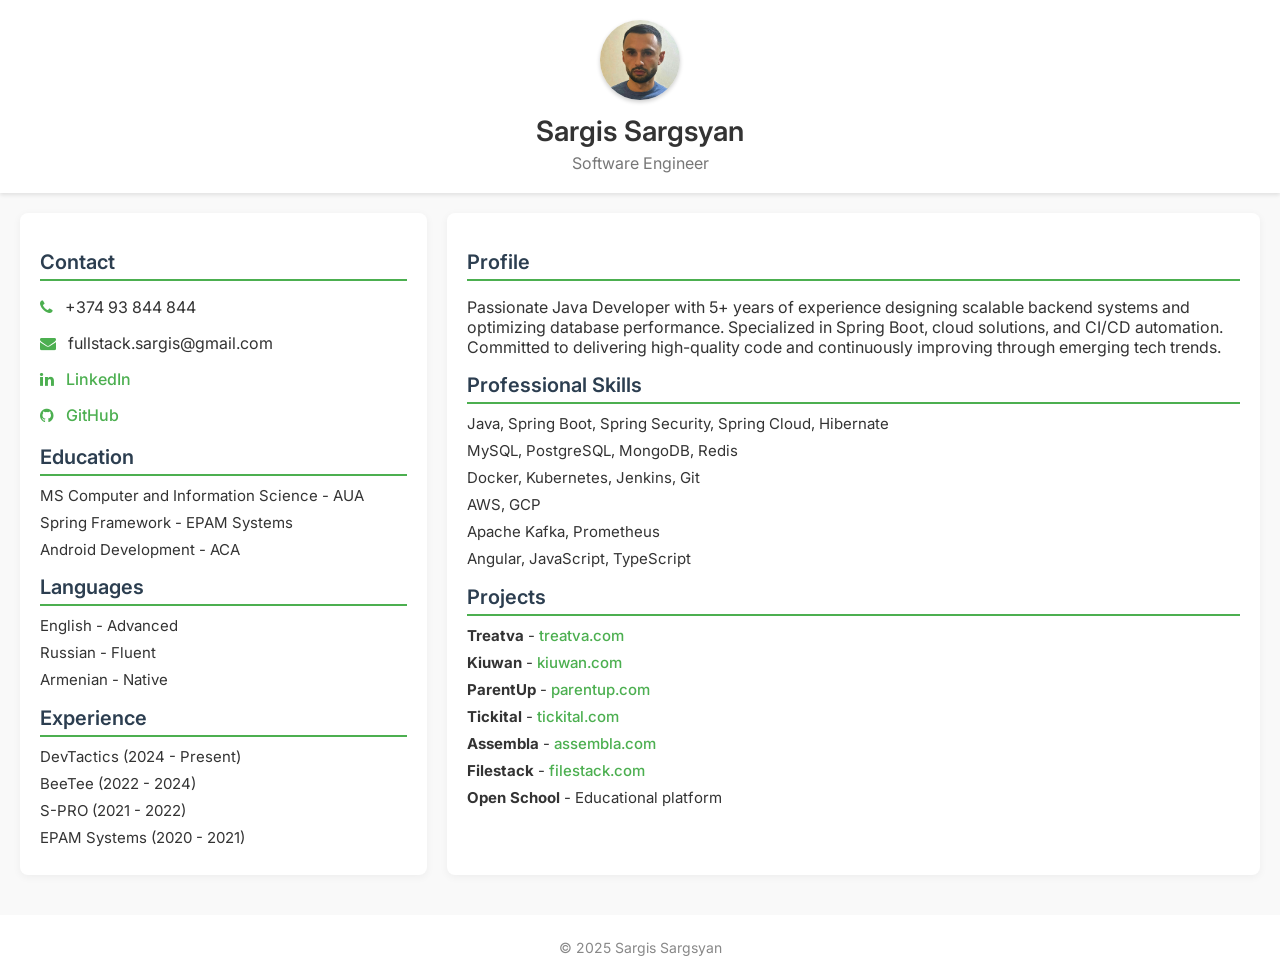
<file: new_cv.html>
<!DOCTYPE html>
<html lang="en">
<head>
  <meta charset="UTF-8" />
  <meta name="viewport" content="width=device-width, initial-scale=1.0" />
  <title>Sargis Sargsyan - Software Engineer</title>

  <!-- Importing Inter font from Google Fonts -->
  <link href="https://fonts.googleapis.com/css2?family=Inter:wght@400;600&display=swap" rel="stylesheet" />
  <link rel="stylesheet" href="https://cdnjs.cloudflare.com/ajax/libs/font-awesome/4.7.0/css/font-awesome.min.css" />

  <style>
    body {
      font-family: 'Inter', 'Segoe UI', Tahoma, Geneva, Verdana, sans-serif;
      margin: 0;
      padding: 0;
      background-color: #f9f9f9;
      color: #333;
    }
    header {
      background-color: #ffffff;
      padding: 20px;
      text-align: center;
      box-shadow: 0 2px 4px rgba(0, 0, 0, 0.1);
    }
    header img {
      width: 80px;
      height: 80px;
      border-radius: 50%;
      object-fit: cover;
      margin-bottom: 10px;
      box-shadow: 0 2px 4px rgba(0, 0, 0, 0.2);
    }
    header h1 {
      margin: 0;
      font-size: 28px;
      font-weight: 600;
    }
    header p {
      margin: 5px 0 0;
      color: #777;
      font-size: 16px;
    }
    .container {
      display: grid;
      grid-template-columns: 1fr 2fr;
      gap: 20px;
      padding: 20px;
    }
    .left-side, .right-side {
      background: #fff;
      padding: 20px;
      border-radius: 8px;
      box-shadow: 0 2px 8px rgba(0, 0, 0, 0.05);
    }
    h2.section-title {
      font-size: 20px;
      color: #2c3e50;
      border-bottom: 2px solid #4caf50;
      padding-bottom: 5px;
      margin-bottom: 10px;
      font-weight: 600;
    }
    ul, .job, .skill-group, .project-list {
      margin: 0;
      padding: 0;
      list-style: none;
    }
    li, .job, .skill, .project {
      margin: 8px 0;
      font-size: 15px;
    }
    .contact-info i {
      color: #4caf50;
      margin-right: 8px;
    }
    a {
      color: #4caf50;
      text-decoration: none;
      font-weight: 500;
    }
    a:hover {
      text-decoration: underline;
    }
    address {
      font-style: normal;
      margin-bottom: 20px;
    }
    footer {
      text-align: center;
      font-size: 14px;
      padding: 10px;
      background: #ffffff;
      color: #888;
      margin-top: 20px;
    }
    @media (max-width: 768px) {
      .container {
        grid-template-columns: 1fr;
      }
    }
  </style>
</head>

<body>
<header>
  <img src="prof-img.jpg" alt="Profile Picture" />
  <h1>Sargis Sargsyan</h1>
  <p>Software Engineer</p>
</header>

<div class="container">
  <div class="left-side">
    <h2 class="section-title">Contact</h2>
    <address class="contact-info">
      <p><i class="fa fa-phone"></i> +374 93 844 844</p>
      <p><i class="fa fa-envelope"></i> fullstack.sargis@gmail.com</p>
      <p><i class="fa fa-linkedin"></i> <a href="https://www.linkedin.com/in/sargis-sargsyan-7bb5731ba/" target="_blank" rel="noopener noreferrer">LinkedIn</a></p>
      <p><i class="fa fa-github"></i> <a href="https://github.com/sargiss987" target="_blank" rel="noopener noreferrer">GitHub</a></p>
    </address>

    <h2 class="section-title">Education</h2>
    <ul>
      <li>MS Computer and Information Science - AUA</li>
      <li>Spring Framework - EPAM Systems</li>
      <li>Android Development - ACA</li>
    </ul>

    <h2 class="section-title">Languages</h2>
    <ul>
      <li>English - Advanced</li>
      <li>Russian - Fluent</li>
      <li>Armenian - Native</li>
    </ul>

    <h2 class="section-title">Experience</h2>
    <ul>
      <li class="job">DevTactics (2024 - Present)</li>
      <li class="job">BeeTee (2022 - 2024)</li>
      <li class="job">S-PRO (2021 - 2022)</li>
      <li class="job">EPAM Systems (2020 - 2021)</li>
    </ul>
  </div>

  <div class="right-side">
    <h2 class="section-title">Profile</h2>
    <p>
      Passionate Java Developer with 5+ years of experience designing scalable backend systems and optimizing database performance.
      Specialized in Spring Boot, cloud solutions, and CI/CD automation. Committed to delivering high-quality code and continuously improving through emerging tech trends.
    </p>

    <h2 class="section-title">Professional Skills</h2>
    <ul class="skill-group">
      <li>Java, Spring Boot, Spring Security, Spring Cloud, Hibernate</li>
      <li>MySQL, PostgreSQL, MongoDB, Redis</li>
      <li>Docker, Kubernetes, Jenkins, Git</li>
      <li>AWS, GCP</li>
      <li>Apache Kafka, Prometheus</li>
      <li>Angular, JavaScript, TypeScript</li>
    </ul>

    <h2 class="section-title">Projects</h2>
    <ul class="project-list">
      <li class="project"><strong>Treatva</strong> - <a href="https://www.treatva.com/" target="_blank" rel="noopener noreferrer">treatva.com</a></li>
      <li class="project"><strong>Kiuwan</strong> - <a href="https://www.kiuwan.com/" target="_blank" rel="noopener noreferrer">kiuwan.com</a></li>
      <li class="project"><strong>ParentUp</strong> - <a href="https://www.parentup.com/" target="_blank" rel="noopener noreferrer">parentup.com</a></li>
      <li class="project"><strong>Tickital</strong> - <a href="https://tickital.com/" target="_blank" rel="noopener noreferrer">tickital.com</a></li>
      <li class="project"><strong>Assembla</strong> - <a href="https://get.assembla.com/" target="_blank" rel="noopener noreferrer">assembla.com</a></li>
      <li class="project"><strong>Filestack</strong> - <a href="https://www.filestack.com/" target="_blank" rel="noopener noreferrer">filestack.com</a></li>
      <li class="project"><strong>Open School</strong> - Educational platform</li>
    </ul>
  </div>
</div>

<footer>
  <p>&copy; 2025 Sargis Sargsyan</p>
</footer>

</body>
</html>
</file>
<file: style.css>
@import url('https://fonts.googleapis.com/css?family=Poppins:200,300,400,500,600,700,800,900&display=swap');
*
{
    margin: 0;
    padding: 0;
    box-sizing: border-box;
    font-family: 'Poppins', sans-serif;
}

body
{
    background: lightblue;
    display: flex;
    justify-content: center;
    align-items: center;
    min-height: 100vh;
}

.container
{
    position: relative;
    width: 100%;
    max-width: 1000px;
    min-height: 1000px;
    margin: 50px;
    background: #fff;
    display: grid;
    grid-template-columns: 1fr 2fr;
    box-shadow: 0 35px 55px rgba(0,0,0,0.1);
}

.container .left_Side
{
    position: relative;
    background: #003147;
    padding: 40px;
}

.profileText
{
  position: relative;
  display: flex;
  flex-direction: column;
  align-items: center;
  padding: 20px;
  padding-top: 10px;
  border-bottom: 1px solid rgba(255,255,255,0.2);
}

.profileText .imgBx
{
    position: relative;
    width: 200px;
    height: 220px;
    border-radius: 5%;
    overflow: hidden;
}

.profileText .imgBx img
{
    position: absolute;
    top: 0;
    left: 0;
    width: 100%;
    height: 100%;
    object-fit: cover;
}

.imgLogo
{
    position: relative;
    width: 50px;
    height: 50px;
    border-radius: 5%;
    overflow: hidden;
}

.imgLogo img
{
    position: absolute;
    top: 0;
    left: 0;
    width: 100%;
    height: 100%;
    object-fit: cover;
}

.profileText h2
{
  color: #fff;
  font-size: 1.2em;
  margin-top: 20px;
  text-transform: uppercase;
  text-align: center;
  font-weight: 600;
  line-height: 1.4em;

}

.profileText h2 span
{
    font-size: 0.8em;
    font-weight: 300;

}

.contactInfo
{
    padding-top: 35px;
}

.title
{
   color: #fff;
   text-transform: uppercase;
   font-weight: 600;
   letter-spacing: 1px;
   margin-bottom: 20px;
}

.contactInfo ul {
   position: relative;
}

.contactInfo ul li {
    position: relative;
    list-style: none;
    margin: 10px 0;
    cursor: pointer;
 }

 .contactInfo ul li .icon
 {
    display: inline-block;
    width: 30px;
    font-size: 18px;
    color: #03a9f4;
 }

 .contactInfo ul li span
{
    color: #fff;
    font-weight: 300;
}

.contactInfo.education li
{
    margin-bottom: 15px;
}

.contactInfo.education h5
{
  color: #03a9f4;
  font-weight: 500;
}

.contactInfo.education h4:nth-child(2)
{
    color: #fff;
    font-weight: 500;
}

.contactInfo.education h4
{
    color: #fff;
    font-weight: 300;
}

.contactInfo.language .percent
{
    position: relative;
    width: 100%;
    height: 6px;
    background: #081921;
    display: block;
    margin-top: 5px;
}

.contactInfo.language .percent div
{
    position: relative;
    top: 0;
    left: 0;
    height: 100%;
    background: #03a9f4;

}

.container .righ_Side
{
    position: relative;
    background: #fff;
    padding: 40px;
}

.about
{
    margin-bottom: 50px;
}

.title2
{
   color: #003147;
   text-transform: uppercase;
   letter-spacing: 1px;
   margin-bottom: 10px;
}

p
{
    color: #333;
}

.about .box
{
    display: flex;
    flex-direction: row;
    margin: 20px 0;
}

.about .box .year_company
{
    min-width: 150px;
}

.about .box .year_company h5
{
    text-transform: uppercase;
    color: #848c90;
    font-weight: 600;
}

.about .box .text h4
{
  text-transform: uppercase;
  color: #2a7da2;
  font-size: 16px;
}

.contactInfo .box .year_company h5
{
    text-transform: uppercase;
    color: #848c90;
    font-weight: 600;
}

.contactInfo .box .text h4
{
  text-transform: uppercase;
  color: #2a7da2;
  font-size: 14px;
}

.skills .box
{
    position: relative;
    width: 100%;
    display: grid;
    grid-template-columns: 150px 1fr;
    justify-content: center;
    align-items: center;
}

.skills .box h4
{
   text-transform: uppercase;
   color: #848c99;
   font-weight: 500;
}

.skills .box .percent
{
  position: relative;
  width: 100%;
  height: 10px;
  background: #f0f0f0;
}

.skills .box .percent div
{
    position: absolute;
    top: 0;
    left: 0;
    height: 100%;
    background: #03a9f4;
}

.interest ul
{
    display: grid;
    grid-template-columns: repeat(4, 1fr);
}

.interest ul li
{
    list-style: none;
    color: #333;
    font-weight: 500;
    margin: 10px 0;
}

.interest ul li .fa
{
    color: #03a9f4;
    font-size: 18px;
    width: 20px;

}

a:link {
    text-decoration: none;
}

a:hover {
    background-color: #03a9f4;
}

.box .text ul {
    list-style-type: none;
}

.box .text ul li{
    margin-top: 3px;
}

.project_container
{
    position: relative;
    width: 100%;
    max-width: 1000px;
    min-height: 1000px;
    margin: 50px;
    background: #fff;
    box-shadow: 0 35px 55px rgba(0,0,0,0.1);
}

.project_container .project_section {
    position: relative;
    background: #fff;
    padding: 40px;
}

.project_container .project_section hr {
    margin-bottom: 30px;
    height: 2px;
    border: none;
    background-color: #333;
}

.job-container {
    display: flex;
}

@media (max-width: 1000px)
{
    .container
    {
        margin: 10px;
        grid-template-columns: repeat(1,1fr);
    }

    .project_container{
        margin: 10px;
    }

    .interest ul
    {
        grid-template-columns: repeat(2, 1fr);
    }

}

@media (max-width: 600px)
{
    .about .box
    {
       flex-direction: column;
    }

    .about .box .year_company
    {
        margin-bottom: 5px;
    }

    .interest ul
    {
        grid-template-columns: repeat(1, 1fr);
    }

    .skills .box
    {
        grid-template-columns: repeat(1, 1fr);
    }
}
</file>
